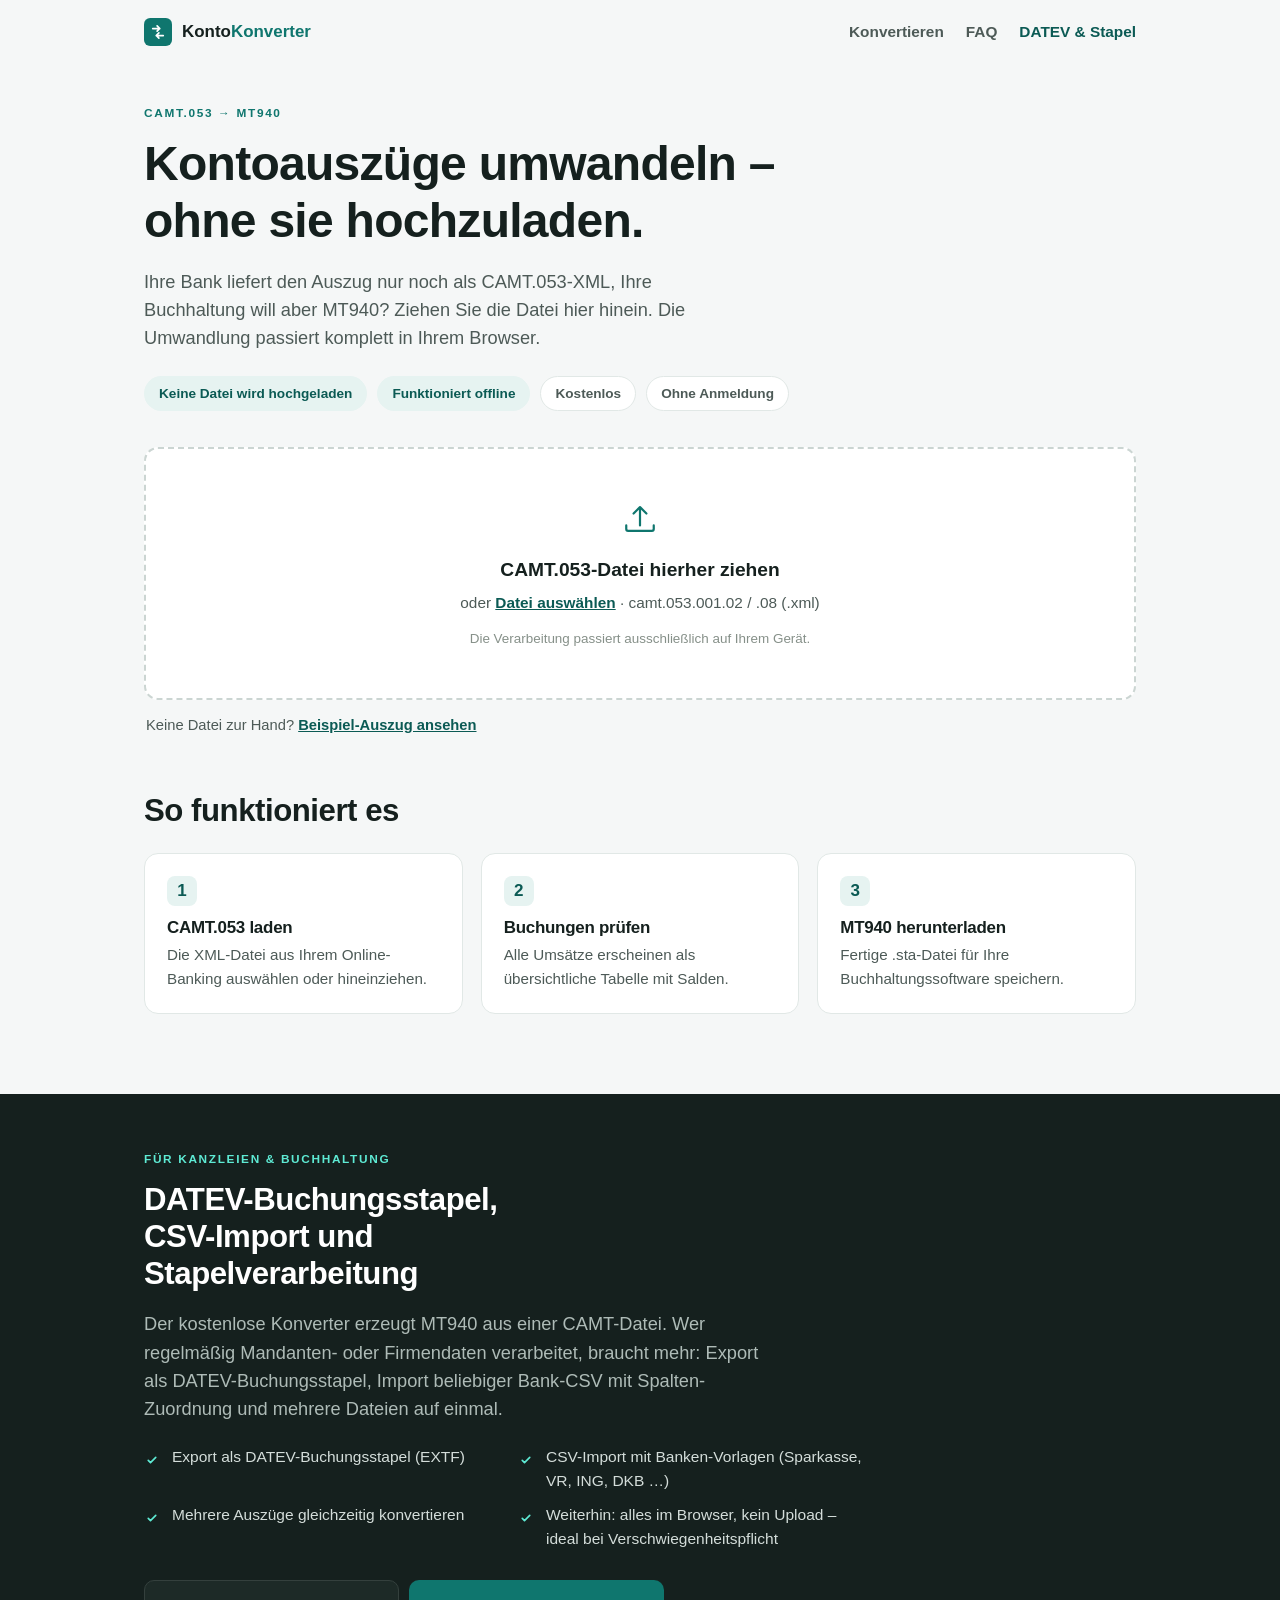
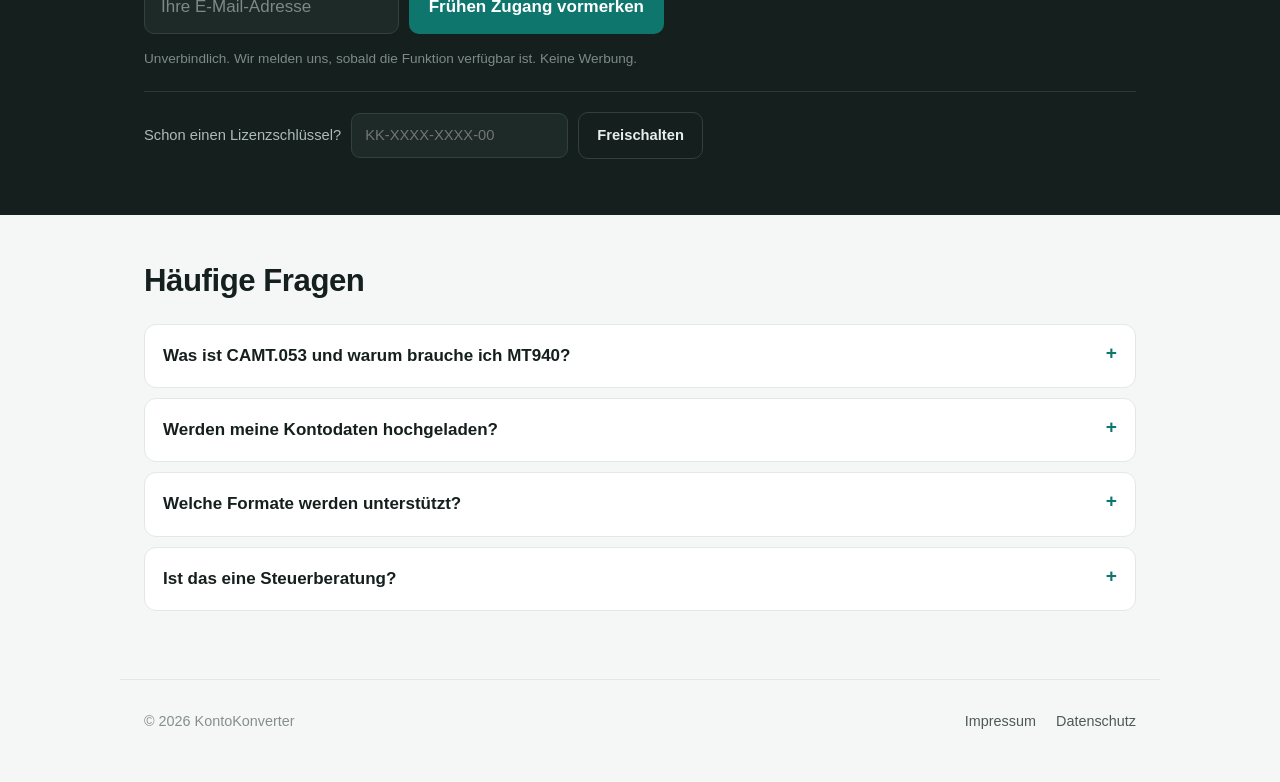
<file: index.html>
<!DOCTYPE html>
<html lang="de">
<head>
<meta charset="UTF-8">
<meta name="viewport" content="width=device-width, initial-scale=1">
<meta name="robots" content="noindex,nofollow">
<title>CAMT.053 in MT940 umwandeln &ndash; im Browser, ohne Upload | KontoKonverter</title>
<meta name="description" content="Bank-Kontoauszüge im CAMT.053-Format direkt im Browser in MT940 umwandeln. Keine Datei wird hochgeladen, alles bleibt lokal auf Ihrem Rechner. Kostenlos, ohne Anmeldung.">
<meta property="og:title" content="CAMT.053 in MT940 umwandeln &ndash; ohne Upload">
<meta property="og:description" content="Kontoauszüge clientseitig konvertieren. Ihre Bankdaten verlassen den Browser nicht.">
<meta property="og:type" content="website">
<meta property="og:locale" content="de_DE">
<link rel="icon" href="data:image/svg+xml,<svg xmlns='http://www.w3.org/2000/svg' viewBox='0 0 32 32'><rect width='32' height='32' rx='7' fill='%230f766e'/><path d='M10 12h8m0 0-3-3m3 3-3 3M22 20h-8m0 0 3-3m-3 3 3 3' fill='none' stroke='white' stroke-width='2' stroke-linecap='round' stroke-linejoin='round'/></svg>">
<link rel="stylesheet" href="assets/styles.css">
</head>
<body>
<header class="site-head">
  <a class="brand" href="/">
    <span class="brand-mark" aria-hidden="true"><svg viewBox="0 0 32 32" width="28" height="28"><rect width="32" height="32" rx="7" fill="#0f766e"/><path d="M10 12h8m0 0-3-3m3 3-3 3M22 20h-8m0 0 3-3m-3 3 3 3" fill="none" stroke="#fff" stroke-width="2" stroke-linecap="round" stroke-linejoin="round"/></svg></span>
    <span>Konto<b>Konverter</b></span>
  </a>
  <nav class="head-nav">
    <a href="#tool">Konvertieren</a>
    <a href="#faq">FAQ</a>
    <a href="#pro" class="nav-pro">DATEV &amp; Stapel</a>
  </nav>
</header>

<main>
  <section class="hero">
    <div class="hero-inner">
      <p class="eyebrow">CAMT.053 &rarr; MT940</p>
      <h1>Kontoauszüge umwandeln &ndash; ohne sie hochzuladen.</h1>
      <p class="lede">Ihre Bank liefert den Auszug nur noch als CAMT.053-XML, Ihre Buchhaltung will aber MT940? Ziehen Sie die Datei hier hinein. Die Umwandlung passiert komplett in Ihrem Browser.</p>
      <p class="trust-row">
        <span class="trust-pill" data-good>Keine Datei wird hochgeladen</span>
        <span class="trust-pill" data-good>Funktioniert offline</span>
        <span class="trust-pill">Kostenlos</span>
        <span class="trust-pill">Ohne Anmeldung</span>
      </p>
    </div>
  </section>

  <section id="tool" class="tool">
    <div id="dropzone" class="dropzone" tabindex="0" role="button" aria-label="CAMT.053-Datei auswählen oder hierher ziehen">
      <input type="file" id="fileInput" accept=".xml,text/xml,application/xml" hidden>
      <div class="dz-icon" aria-hidden="true"><svg viewBox="0 0 48 48" width="44" height="44"><path d="M24 31V11M24 11l-7 7M24 11l7 7" fill="none" stroke="#0f766e" stroke-width="2.4" stroke-linecap="round" stroke-linejoin="round"/><path d="M9 31v4a2 2 0 002 2h26a2 2 0 002-2v-4" fill="none" stroke="#0f766e" stroke-width="2.4" stroke-linecap="round"/></svg></div>
      <p class="dz-main">CAMT.053-Datei hierher ziehen</p>
      <p class="dz-sub">oder <button type="button" id="browseBtn" class="linkbtn">Datei auswählen</button> &middot; camt.053.001.02 / .08 (.xml)</p>
      <p class="dz-privacy">Die Verarbeitung passiert ausschließlich auf Ihrem Gerät.</p>
    </div>
    <p class="dz-error" id="errorBox" hidden></p>
    <p class="dz-sample">Keine Datei zur Hand? <button type="button" class="linkbtn" id="demoBtn">Beispiel-Auszug ansehen</button></p>
  </section>

  <section id="result" class="result" hidden aria-live="polite"></section>

  <section class="howto">
    <h2>So funktioniert es</h2>
    <div class="cards">
      <div class="card"><span class="step">1</span><h3>CAMT.053 laden</h3><p>Die XML-Datei aus Ihrem Online-Banking auswählen oder hineinziehen.</p></div>
      <div class="card"><span class="step">2</span><h3>Buchungen prüfen</h3><p>Alle Umsätze erscheinen als übersichtliche Tabelle mit Salden.</p></div>
      <div class="card"><span class="step">3</span><h3>MT940 herunterladen</h3><p>Fertige .sta-Datei für Ihre Buchhaltungssoftware speichern.</p></div>
    </div>
  </section>

  <section id="pro" class="pro">
    <div class="pro-inner">
      <p class="eyebrow">Für Kanzleien &amp; Buchhaltung</p>
      <h2>DATEV-Buchungsstapel, CSV-Import und Stapelverarbeitung</h2>
      <p class="lede">Der kostenlose Konverter erzeugt MT940 aus einer CAMT-Datei. Wer regelmäßig Mandanten- oder Firmendaten verarbeitet, braucht mehr: Export als DATEV-Buchungsstapel, Import beliebiger Bank-CSV mit Spalten-Zuordnung und mehrere Dateien auf einmal.</p>
      <ul class="pro-list">
        <li>Export als DATEV-Buchungsstapel (EXTF)</li>
        <li>CSV-Import mit Banken-Vorlagen (Sparkasse, VR, ING, DKB &hellip;)</li>
        <li>Mehrere Auszüge gleichzeitig konvertieren</li>
        <li>Weiterhin: alles im Browser, kein Upload &ndash; ideal bei Verschwiegenheitspflicht</li>
      </ul>
      <form id="proForm" class="pro-form">
        <label for="proEmail" class="visually-hidden">E-Mail-Adresse</label>
        <input type="email" id="proEmail" name="email" placeholder="Ihre E-Mail-Adresse" required autocomplete="email">
        <button type="submit" class="btn-primary" id="proSubmit">Frühen Zugang vormerken</button>
      </form>
      <p class="pro-note" id="proNote">Unverbindlich. Wir melden uns, sobald die Funktion verfügbar ist. Keine Werbung.</p>
      <div class="lic-row">
        <span>Schon einen Lizenzschlüssel?</span>
        <input type="text" id="licKey" placeholder="KK-XXXX-XXXX-00" autocomplete="off" spellcheck="false">
        <button type="button" class="btn-ghost ghost-dark" id="licBtn">Freischalten</button>
        <p class="lic-note" id="licNote" hidden></p>
      </div>
    </div>
  </section>

  <section id="faq" class="faq">
    <h2>Häufige Fragen</h2>
    <details><summary>Was ist CAMT.053 und warum brauche ich MT940?</summary><p>CAMT.053 (ISO 20022) ist das XML-Format, in dem Banken Kontoauszüge zunehmend bereitstellen. Viele Buchhaltungsprogramme erwarten weiterhin das ältere MT940-Format. Dieser Konverter überbrückt die Lücke.</p></details>
    <details><summary>Werden meine Kontodaten hochgeladen?</summary><p>Nein. Die Datei wird ausschließlich in Ihrem Browser per JavaScript verarbeitet, es findet kein Upload auf einen Server statt. Sie können das selbst prüfen: Öffnen Sie die Entwicklertools (F12) im Reiter „Netzwerk" &ndash; beim Umwandeln wird keine einzige Anfrage gesendet. Das Tool funktioniert nach dem Laden der Seite sogar ohne Internetverbindung. Gerade bei Mandantendaten und der Verschwiegenheitspflicht ist das ein wesentlicher Vorteil gegenüber Upload-Diensten.</p></details>
    <details><summary>Welche Formate werden unterstützt?</summary><p>Aktuell: CAMT.053 (camt.053.001.02 und .08) als Eingang, MT940 als Ausgang. DATEV-Buchungsstapel, CSV-Import und Stapelverarbeitung sind in Vorbereitung.</p></details>
    <details><summary>Ist das eine Steuerberatung?</summary><p>Nein. Das Tool wandelt Dateiformate um. Es ersetzt keine steuerliche oder rechtliche Beratung. Prüfen Sie die Ausgabe vor dem Import stichprobenartig.</p></details>
  </section>
</main>

<footer class="site-foot">
  <p>&copy; 2026 KontoKonverter</p>
  <nav><a href="impressum.html">Impressum</a><a href="datenschutz.html">Datenschutz</a></nav>
</footer>

<script src="assets/datev.js"></script>
<script src="assets/app.js"></script>
</body>
</html>
</file>
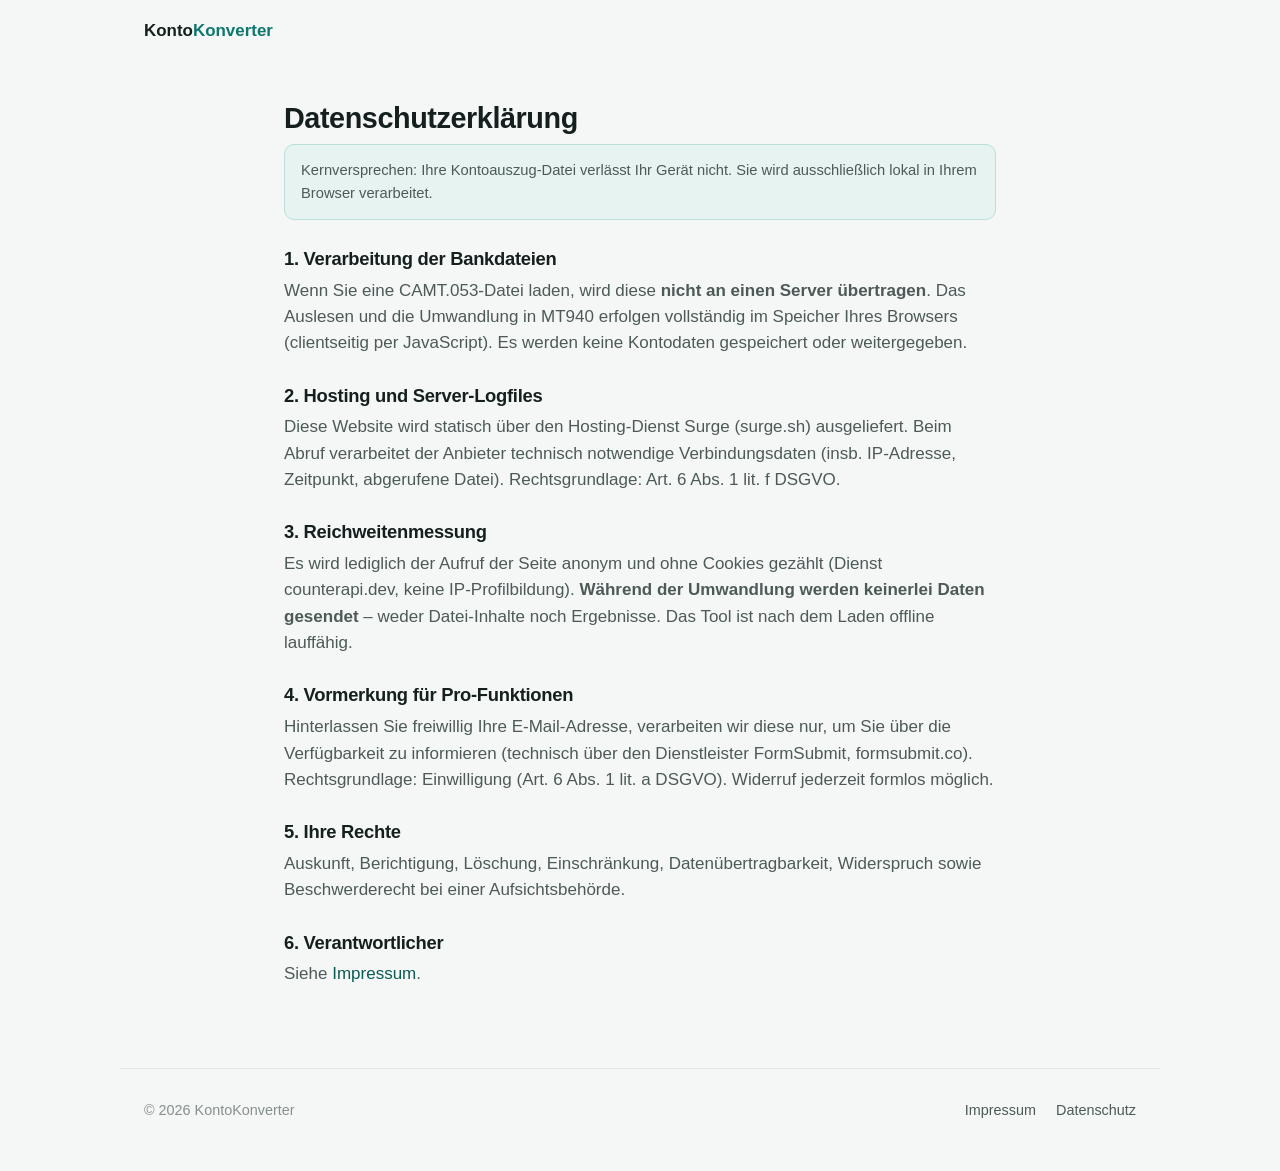
<file: datenschutz.html>
<!DOCTYPE html>
<html lang="de"><head><meta charset="UTF-8"><meta name="viewport" content="width=device-width, initial-scale=1"><meta name="robots" content="noindex,nofollow"><title>Datenschutz &ndash; KontoKonverter</title><link rel="stylesheet" href="assets/styles.css"></head>
<body>
<header class="site-head"><a class="brand" href="/"><span>Konto<b>Konverter</b></span></a></header>
<main class="legal">
  <h1>Datenschutzerklärung</h1>
  <p class="callout">Kernversprechen: Ihre Kontoauszug-Datei verlässt Ihr Gerät nicht. Sie wird ausschließlich lokal in Ihrem Browser verarbeitet.</p>
  <h2>1. Verarbeitung der Bankdateien</h2><p>Wenn Sie eine CAMT.053-Datei laden, wird diese <strong>nicht an einen Server übertragen</strong>. Das Auslesen und die Umwandlung in MT940 erfolgen vollständig im Speicher Ihres Browsers (clientseitig per JavaScript). Es werden keine Kontodaten gespeichert oder weitergegeben.</p>
  <h2>2. Hosting und Server-Logfiles</h2><p>Diese Website wird statisch über den Hosting-Dienst Surge (surge.sh) ausgeliefert. Beim Abruf verarbeitet der Anbieter technisch notwendige Verbindungsdaten (insb. IP-Adresse, Zeitpunkt, abgerufene Datei). Rechtsgrundlage: Art. 6 Abs. 1 lit. f DSGVO.</p>
  <h2>3. Reichweitenmessung</h2><p>Es wird lediglich der Aufruf der Seite anonym und ohne Cookies gezählt (Dienst counterapi.dev, keine IP-Profilbildung). <strong>Während der Umwandlung werden keinerlei Daten gesendet</strong> &ndash; weder Datei-Inhalte noch Ergebnisse. Das Tool ist nach dem Laden offline lauffähig.</p>
  <h2>4. Vormerkung für Pro-Funktionen</h2><p>Hinterlassen Sie freiwillig Ihre E-Mail-Adresse, verarbeiten wir diese nur, um Sie über die Verfügbarkeit zu informieren (technisch über den Dienstleister FormSubmit, formsubmit.co). Rechtsgrundlage: Einwilligung (Art. 6 Abs. 1 lit. a DSGVO). Widerruf jederzeit formlos möglich.</p>
  <h2>5. Ihre Rechte</h2><p>Auskunft, Berichtigung, Löschung, Einschränkung, Datenübertragbarkeit, Widerspruch sowie Beschwerderecht bei einer Aufsichtsbehörde.</p>
  <h2>6. Verantwortlicher</h2><p>Siehe <a href="impressum.html">Impressum</a>.</p>
</main>
<footer class="site-foot"><p>&copy; 2026 KontoKonverter</p><nav><a href="impressum.html">Impressum</a><a href="datenschutz.html">Datenschutz</a></nav></footer>
</body></html>
</file>
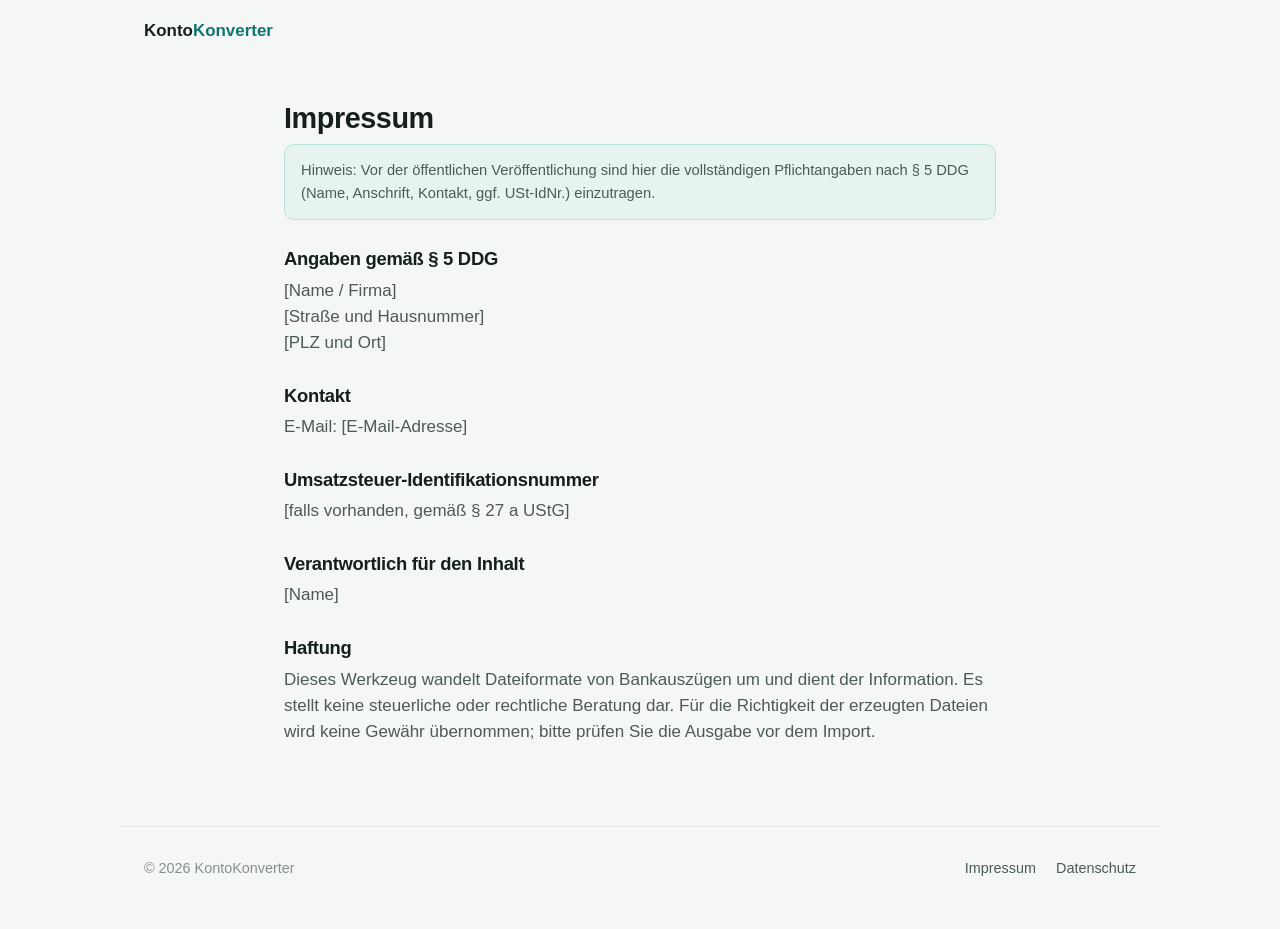
<file: impressum.html>
<!DOCTYPE html>
<html lang="de"><head><meta charset="UTF-8"><meta name="viewport" content="width=device-width, initial-scale=1"><meta name="robots" content="noindex,nofollow"><title>Impressum &ndash; KontoKonverter</title><link rel="stylesheet" href="assets/styles.css"></head>
<body>
<header class="site-head"><a class="brand" href="/"><span>Konto<b>Konverter</b></span></a></header>
<main class="legal">
  <h1>Impressum</h1>
  <p class="callout">Hinweis: Vor der öffentlichen Veröffentlichung sind hier die vollständigen Pflichtangaben nach § 5 DDG (Name, Anschrift, Kontakt, ggf. USt-IdNr.) einzutragen.</p>
  <h2>Angaben gemäß § 5 DDG</h2><p>[Name / Firma]<br>[Straße und Hausnummer]<br>[PLZ und Ort]</p>
  <h2>Kontakt</h2><p>E-Mail: [E-Mail-Adresse]</p>
  <h2>Umsatzsteuer-Identifikationsnummer</h2><p>[falls vorhanden, gemäß § 27 a UStG]</p>
  <h2>Verantwortlich für den Inhalt</h2><p>[Name]</p>
  <h2>Haftung</h2><p>Dieses Werkzeug wandelt Dateiformate von Bankauszügen um und dient der Information. Es stellt keine steuerliche oder rechtliche Beratung dar. Für die Richtigkeit der erzeugten Dateien wird keine Gewähr übernommen; bitte prüfen Sie die Ausgabe vor dem Import.</p>
</main>
<footer class="site-foot"><p>&copy; 2026 KontoKonverter</p><nav><a href="impressum.html">Impressum</a><a href="datenschutz.html">Datenschutz</a></nav></footer>
</body></html>
</file>
<file: assets/styles.css>
:root{
  --paper:#f5f7f7;--surface:#fff;--ink:#15201e;--muted:#4d5a57;--faint:#869089;
  --line:#e1e8e6;--line-strong:#cbd5d2;--accent:#0f766e;--accent-ink:#0b5a54;--accent-tint:#e6f3f1;
  --pos:#0f766e;--neg:#b03a2e;--radius:14px;--shadow:0 1px 2px rgba(21,32,30,.05),0 8px 28px rgba(21,32,30,.07);
  --maxw:1040px;--font:-apple-system,BlinkMacSystemFont,"Segoe UI",Roboto,Helvetica,Arial,sans-serif;
}
*{box-sizing:border-box}
body{margin:0;font-family:var(--font);color:var(--ink);background:var(--paper);line-height:1.55;font-size:17px;-webkit-font-smoothing:antialiased}
h1,h2,h3{line-height:1.18;letter-spacing:-.015em;margin:0}
h1{font-size:clamp(1.9rem,4.2vw,3rem);font-weight:760}
h2{font-size:clamp(1.4rem,2.6vw,1.95rem);font-weight:720}
h3{font-size:1.06rem;font-weight:680}
p{margin:0}
a{color:var(--accent-ink);text-decoration:none}a:hover{text-decoration:underline}
.faint{color:var(--faint)}
.visually-hidden{position:absolute;width:1px;height:1px;overflow:hidden;clip:rect(0 0 0 0)}
.site-head{display:flex;align-items:center;justify-content:space-between;gap:1rem;max-width:var(--maxw);margin:0 auto;padding:18px 24px}
.brand{display:flex;align-items:center;gap:10px;color:var(--ink);font-weight:680;font-size:1.06rem}.brand:hover{text-decoration:none}
.brand b{color:var(--accent);font-weight:680}.brand-mark{display:flex}
.head-nav{display:flex;gap:22px;align-items:center;font-size:.96rem}
.head-nav a{color:var(--muted);font-weight:560}.head-nav a:hover{color:var(--ink);text-decoration:none}
.nav-pro{color:var(--accent-ink)!important}
.hero{max-width:var(--maxw);margin:0 auto;padding:40px 24px 8px}.hero-inner{max-width:720px}
.eyebrow{text-transform:uppercase;letter-spacing:.14em;font-size:.74rem;font-weight:680;color:var(--accent);margin-bottom:14px}
.lede{font-size:1.14rem;color:var(--muted);margin-top:18px;max-width:60ch}
.trust-row{display:flex;flex-wrap:wrap;gap:10px;margin-top:24px}
.trust-pill{font-size:.85rem;font-weight:600;color:var(--muted);background:var(--surface);border:1px solid var(--line);border-radius:999px;padding:6px 14px}
.trust-pill[data-good]{color:var(--accent-ink);background:var(--accent-tint);border-color:transparent}
.tool{max-width:var(--maxw);margin:0 auto;padding:28px 24px 8px}
.dropzone{background:var(--surface);border:2px dashed var(--line-strong);border-radius:var(--radius);padding:48px 24px;text-align:center;cursor:pointer;transition:border-color .2s,background .2s,transform .2s}
.dropzone:hover,.dropzone:focus-visible{border-color:var(--accent);background:var(--accent-tint);outline:none}
.dropzone.drag{border-color:var(--accent);background:var(--accent-tint);transform:scale(1.006)}
.dz-icon{margin-bottom:14px;display:flex;justify-content:center}
.dz-main{font-size:1.2rem;font-weight:680}.dz-sub{color:var(--muted);margin-top:6px;font-size:.96rem}
.dz-privacy{color:var(--faint);margin-top:14px;font-size:.84rem}
.linkbtn{background:none;border:none;color:var(--accent-ink);font:inherit;font-weight:640;cursor:pointer;padding:0;text-decoration:underline}.linkbtn:hover{color:var(--accent)}
.dz-error{margin:14px 2px 0;color:#a6231d;background:#fdeceb;border:1px solid #f6c9c6;border-radius:10px;padding:12px 16px;font-size:.94rem}
.dz-sample{margin:14px 2px 0;color:var(--muted);font-size:.92rem}
.result{max-width:var(--maxw);margin:0 auto;padding:20px 24px}
.res-bar{display:flex;align-items:center;justify-content:space-between;gap:12px;flex-wrap:wrap;margin-bottom:16px}
.ok-pill{font-size:.9rem;font-weight:640;color:var(--accent-ink);background:var(--accent-tint);border-radius:999px;padding:7px 15px}
.res-actions{display:flex;gap:10px;flex-wrap:wrap}
.btn-primary{background:var(--accent);color:#fff;border:none;border-radius:10px;padding:11px 20px;font:inherit;font-weight:660;cursor:pointer;transition:background .2s,transform .15s}
.btn-primary:hover{background:#0e6b63}.btn-primary:active{transform:translateY(1px)}.btn-primary:disabled{opacity:.6;cursor:default}
.btn-ghost{border:1px solid var(--line-strong);background:var(--surface);color:var(--ink);border-radius:10px;padding:11px 18px;font:inherit;font-weight:580;cursor:pointer;transition:border-color .2s,color .2s}
.btn-ghost:hover{border-color:var(--accent);color:var(--accent-ink)}
.stmt{background:var(--surface);border:1px solid var(--line);border-radius:var(--radius);box-shadow:var(--shadow);overflow:hidden;margin-bottom:16px}
.stmt-head{display:flex;justify-content:space-between;gap:16px;flex-wrap:wrap;padding:16px 20px;background:var(--accent-tint);border-bottom:1px solid var(--line);font-size:.95rem}
.stmt-head .lbl{display:block;font-size:.7rem;text-transform:uppercase;letter-spacing:.08em;color:var(--faint);font-weight:680}
.stmt-head .bal{display:flex;gap:24px;text-align:right}.stmt-head .bal span{font-weight:620;font-variant-numeric:tabular-nums}
.tbl-wrap{overflow-x:auto}
table.tx{width:100%;border-collapse:collapse;font-size:.94rem}
table.tx th{text-align:left;font-size:.72rem;text-transform:uppercase;letter-spacing:.06em;color:var(--faint);font-weight:680;padding:12px 20px 8px;border-bottom:1px solid var(--line-strong)}
table.tx td{padding:11px 20px;border-bottom:1px solid var(--line);vertical-align:top}
table.tx tbody tr:last-child td{border-bottom:none}
table.tx .num{text-align:right;white-space:nowrap;font-variant-numeric:tabular-nums;font-weight:580}
table.tx .pos{color:var(--pos)}table.tx .neg{color:var(--neg)}
.purpose{color:var(--faint);font-size:.84rem;margin-top:2px}
.disclaimer{color:var(--faint);font-size:.84rem;margin-top:10px;padding:0 2px}
.howto,.faq{max-width:var(--maxw);margin:0 auto;padding:48px 24px}.howto h2,.faq h2{margin-bottom:24px}
.cards{display:grid;grid-template-columns:repeat(3,1fr);gap:18px}
.card{background:var(--surface);border:1px solid var(--line);border-radius:var(--radius);padding:22px}
.card .step{display:inline-flex;align-items:center;justify-content:center;width:30px;height:30px;border-radius:8px;background:var(--accent-tint);color:var(--accent-ink);font-weight:740;margin-bottom:12px}
.card h3{margin-bottom:5px}.card p{color:var(--muted);font-size:.95rem}
.pro{background:var(--ink);color:#e7eeec;margin-top:32px}.pro-inner{max-width:var(--maxw);margin:0 auto;padding:56px 24px}
.pro .eyebrow{color:#5eead4}.pro h2{color:#fff;max-width:24ch}.pro .lede{color:#aebbb7;max-width:62ch}
.pro-list{list-style:none;padding:0;margin:22px 0 0;display:grid;grid-template-columns:1fr 1fr;gap:10px 28px;max-width:720px}
.pro-list li{position:relative;padding-left:28px;color:#d4ddda;font-size:.97rem}
.pro-list li::before{content:"";position:absolute;left:0;top:7px;width:16px;height:16px;border-radius:50%;background:#5eead4;-webkit-mask:url("data:image/svg+xml,%3Csvg xmlns='http://www.w3.org/2000/svg' viewBox='0 0 16 16'%3E%3Cpath d='M3 8.5l3 3 7-7' fill='none' stroke='black' stroke-width='2.2' stroke-linecap='round' stroke-linejoin='round'/%3E%3C/svg%3E") center/12px no-repeat;mask:url("data:image/svg+xml,%3Csvg xmlns='http://www.w3.org/2000/svg' viewBox='0 0 16 16'%3E%3Cpath d='M3 8.5l3 3 7-7' fill='none' stroke='black' stroke-width='2.2' stroke-linecap='round' stroke-linejoin='round'/%3E%3C/svg%3E") center/12px no-repeat}
.pro-form{display:flex;gap:10px;flex-wrap:wrap;margin-top:28px;max-width:520px}
.pro-form input{flex:1;min-width:220px;padding:13px 16px;border-radius:10px;border:1px solid #34403d;background:#1d2a27;color:#fff;font:inherit}
.pro-form input::placeholder{color:#7c8a86}.pro-form input:focus{outline:2px solid #5eead4;outline-offset:1px;border-color:transparent}
.pro-note{color:#7c8a86;font-size:.85rem;margin-top:14px}.pro-note.ok{color:#5eead4}
.faq details{background:var(--surface);border:1px solid var(--line);border-radius:12px;padding:4px 18px;margin-bottom:10px}
.faq summary{cursor:pointer;padding:14px 0;font-weight:620;list-style:none}.faq summary::-webkit-details-marker{display:none}
.faq summary::after{content:"+";float:right;color:var(--accent);font-weight:740;font-size:1.2rem;line-height:1}
.faq details[open] summary::after{content:"\2212"}
.faq details p{color:var(--muted);padding:0 0 16px;font-size:.96rem}
.site-foot{max-width:var(--maxw);margin:10px auto 0;padding:30px 24px 50px;display:flex;justify-content:space-between;flex-wrap:wrap;gap:12px;color:var(--faint);font-size:.9rem;border-top:1px solid var(--line)}
.site-foot nav{display:flex;gap:20px}.site-foot a{color:var(--muted)}
.legal{max-width:760px;margin:0 auto;padding:40px 24px 60px}.legal h1{font-size:1.8rem;margin-bottom:8px}
.legal h2{font-size:1.15rem;margin:28px 0 8px}.legal p,.legal li{color:var(--muted);margin-bottom:10px}
.callout{background:var(--accent-tint);border:1px solid #b9e0da;border-radius:10px;padding:14px 16px;color:var(--accent-ink);font-size:.92rem}
@media(max-width:720px){body{font-size:16px}.cards,.pro-list,.stmt-head .bal{grid-template-columns:1fr}.head-nav a:first-child{display:none}.stmt-head .bal{flex-direction:column;gap:8px;text-align:left}}
@media print{.site-head,.hero,.howto,.faq,.pro,.site-foot,#tool,.res-actions{display:none!important}body{background:#fff}.result{padding:0}.stmt{border:none;box-shadow:none}}

/* DATEV-Export-Panel */
.datev{background:var(--surface);border:1px solid var(--line);border-radius:var(--radius);box-shadow:var(--shadow);padding:22px 24px;margin-bottom:16px}
.datev-head{display:flex;align-items:center;gap:10px;margin-bottom:6px}
.datev-head h3{font-size:1.1rem}
.pro-tag{font-size:.7rem;font-weight:740;text-transform:uppercase;letter-spacing:.06em;color:#fff;background:var(--accent);border-radius:6px;padding:3px 8px}
.lic-ok{font-size:.78rem;font-weight:680;color:var(--accent-ink);background:var(--accent-tint);border-radius:6px;padding:3px 9px}
.datev-sub{color:var(--muted);font-size:.93rem;margin-bottom:16px;max-width:68ch}
.datev-opts{display:grid;grid-template-columns:repeat(4,1fr);gap:12px;margin-bottom:16px}
.datev-opts label{display:flex;flex-direction:column;gap:5px;font-size:.78rem;font-weight:620;color:var(--muted)}
.datev-opts input{padding:9px 11px;border:1px solid var(--line-strong);border-radius:8px;font:inherit;font-size:.95rem;color:var(--ink);background:var(--paper)}
.datev-opts input:focus{outline:2px solid var(--accent);outline-offset:1px;border-color:transparent}
.datev-actions{display:flex;align-items:center;gap:14px;flex-wrap:wrap}
.datev-hint{color:var(--faint);font-size:.86rem}
.datev-note{margin-top:12px;font-size:.9rem;color:var(--warn,#9a5b00);background:#fff7ec;border:1px solid #f0dcc0;border-radius:8px;padding:10px 13px}
.datev-note.ok{color:var(--accent-ink);background:var(--accent-tint);border-color:transparent}
/* Lizenz-Zeile im Pro-Block (dunkler Hintergrund) */
.lic-row{display:flex;align-items:center;gap:10px;flex-wrap:wrap;margin-top:22px;padding-top:20px;border-top:1px solid #2b3a37;font-size:.92rem;color:#aebbb7}
.lic-row input{padding:10px 13px;border-radius:9px;border:1px solid #34403d;background:#1d2a27;color:#fff;font:inherit;min-width:190px}
.lic-row input:focus{outline:2px solid #5eead4;outline-offset:1px;border-color:transparent}
.btn-ghost.ghost-dark{background:transparent;color:#e7eeec;border-color:#34403d}
.btn-ghost.ghost-dark:hover{border-color:#5eead4;color:#fff}
.lic-note{flex-basis:100%;margin:4px 0 0;color:#f3b08a}
.lic-note.ok{color:#5eead4}
@media(max-width:720px){.datev-opts{grid-template-columns:1fr 1fr}}
</file>
